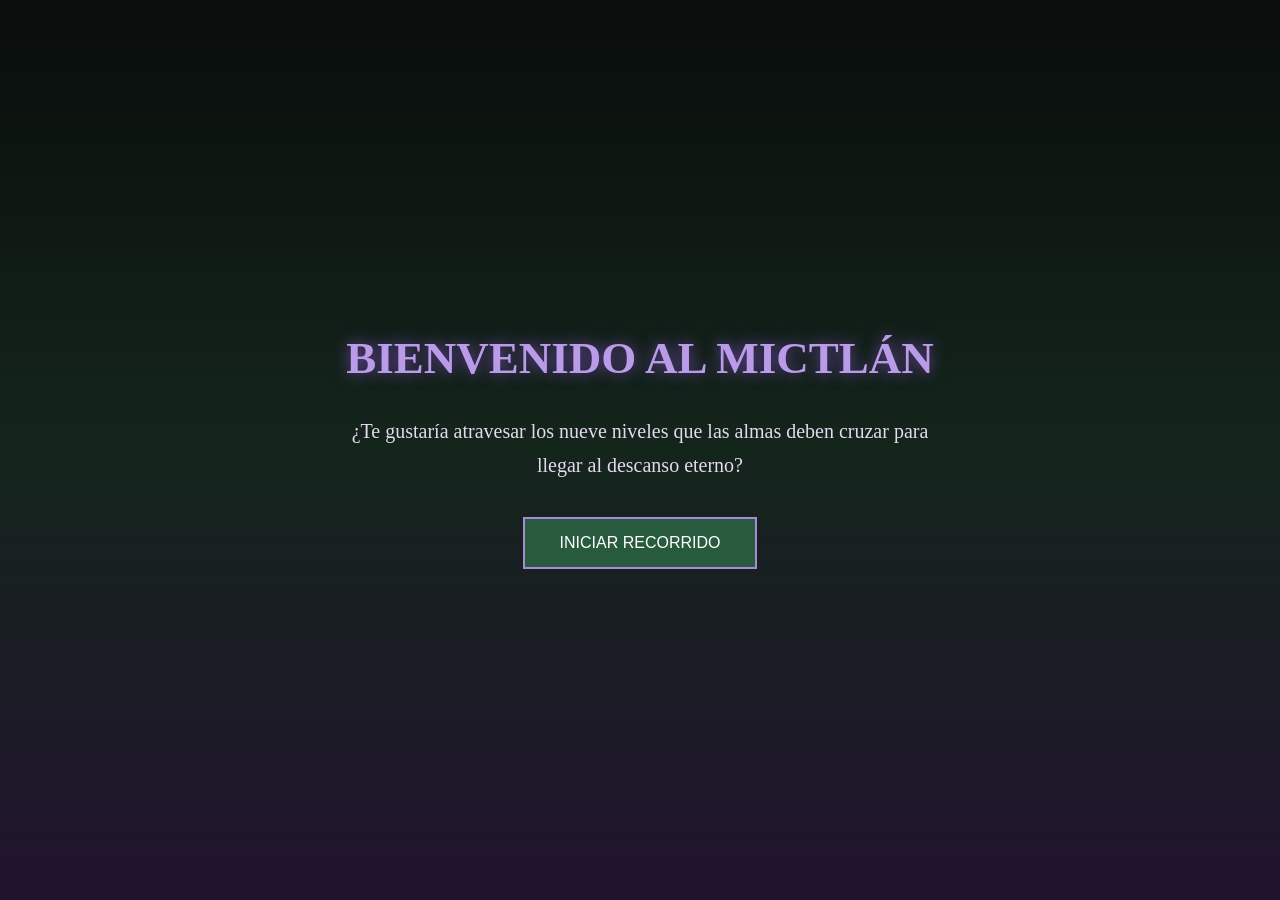
<file: index.html>
<!DOCTYPE html>
<html lang="es">

<head>
    <meta charset="UTF-8">
    <meta name="viewport" content="width=device-width, initial-scale=1.0">

    <title>Bienvenido al Mictlán</title>

    <link rel="stylesheet" href="style.css">
</head>

<body>

    <div class="bienvenida">

        <h1>BIENVENIDO AL MICTLÁN</h1>

        <p>
            ¿Te gustaría atravesar los nueve niveles
            que las almas deben cruzar para llegar
            al descanso eterno?
        </p>

        <button class="boton" onclick="iniciar()">
            INICIAR RECORRIDO
        </button>

    </div>

    <audio id="sonido" preload="auto">
        <source src="seleccion.mp3" type="audio/mpeg">
    </audio>

    <script>

        function iniciar() {

            let sonido = document.getElementById("sonido");

            sonido.currentTime = 0;

            sonido.onended = function() {
                window.location.href = "recorrido.html";
            };

            sonido.play().catch(function(error) {
                alert("No se pudo reproducir el sonido. Revisa que seleccion.mp3 esté en la carpeta.");
            });

        }

    </script>

</body>
</html>
</file>
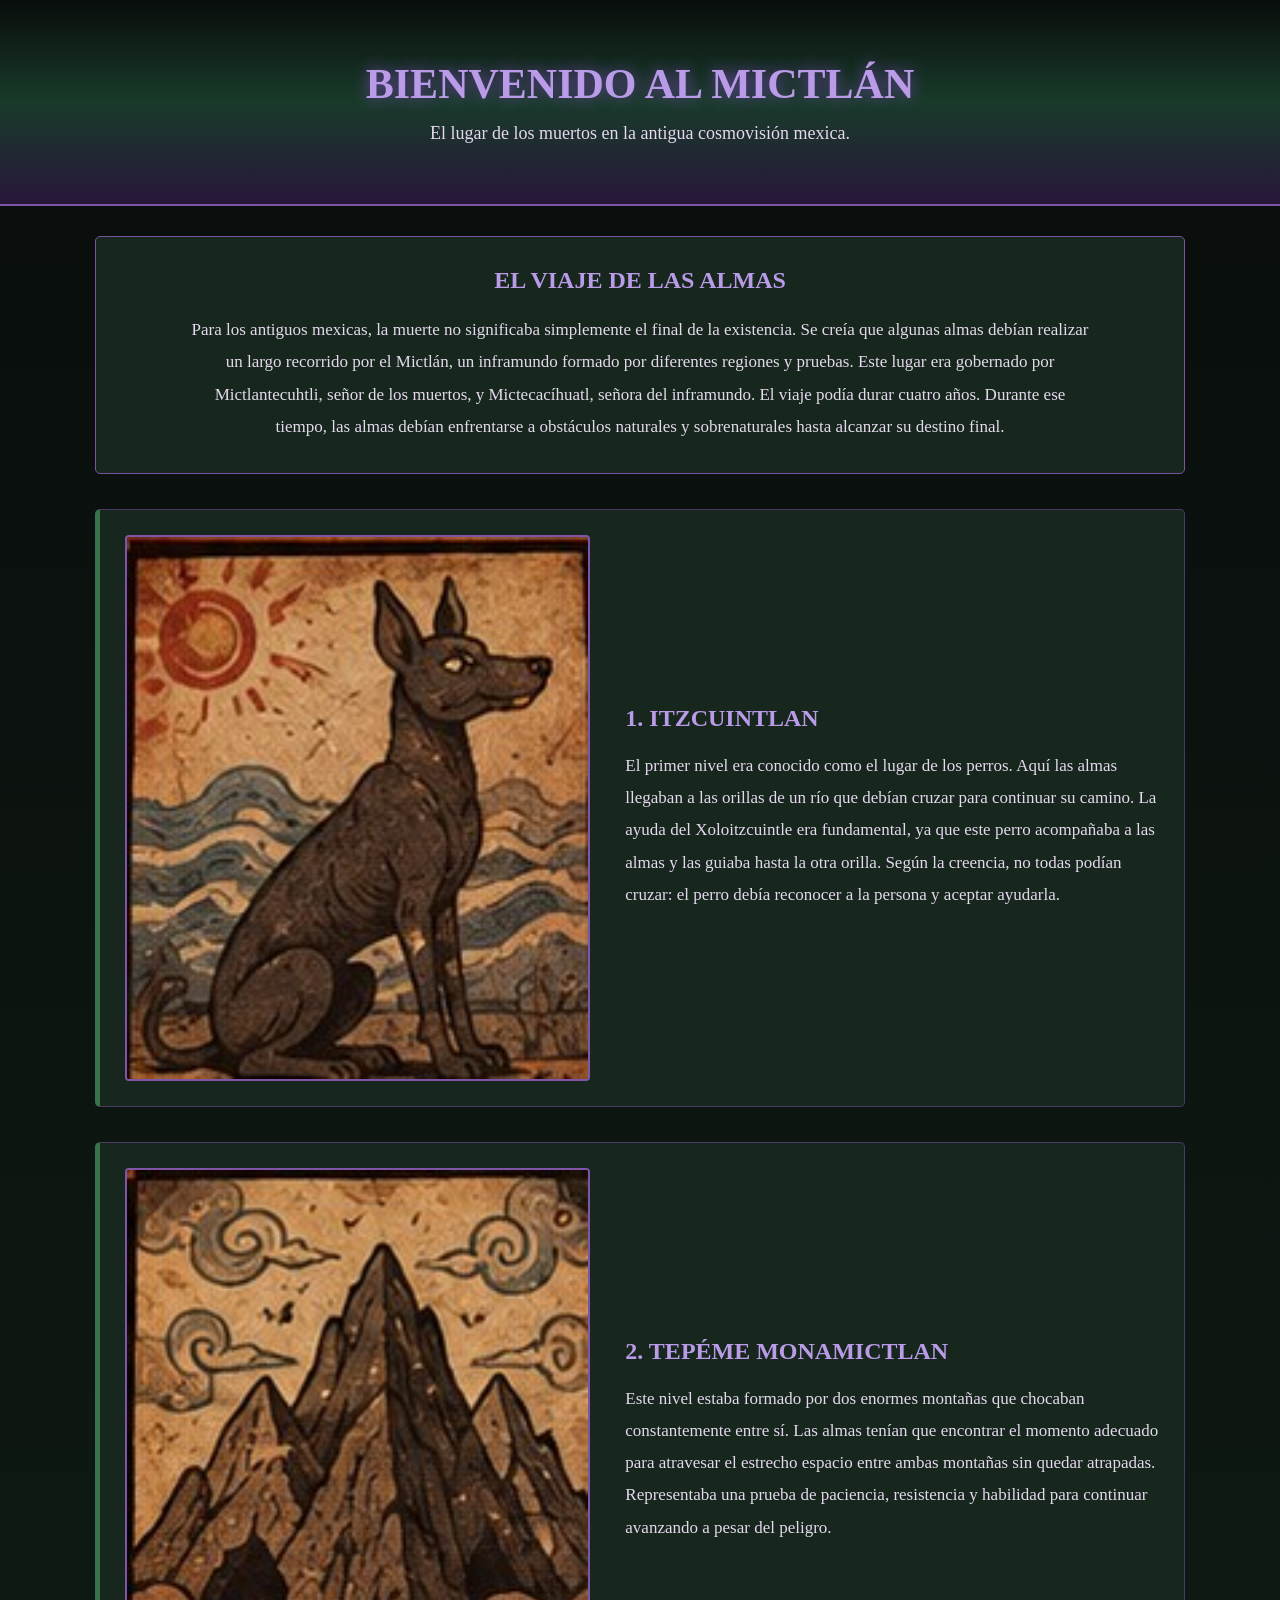
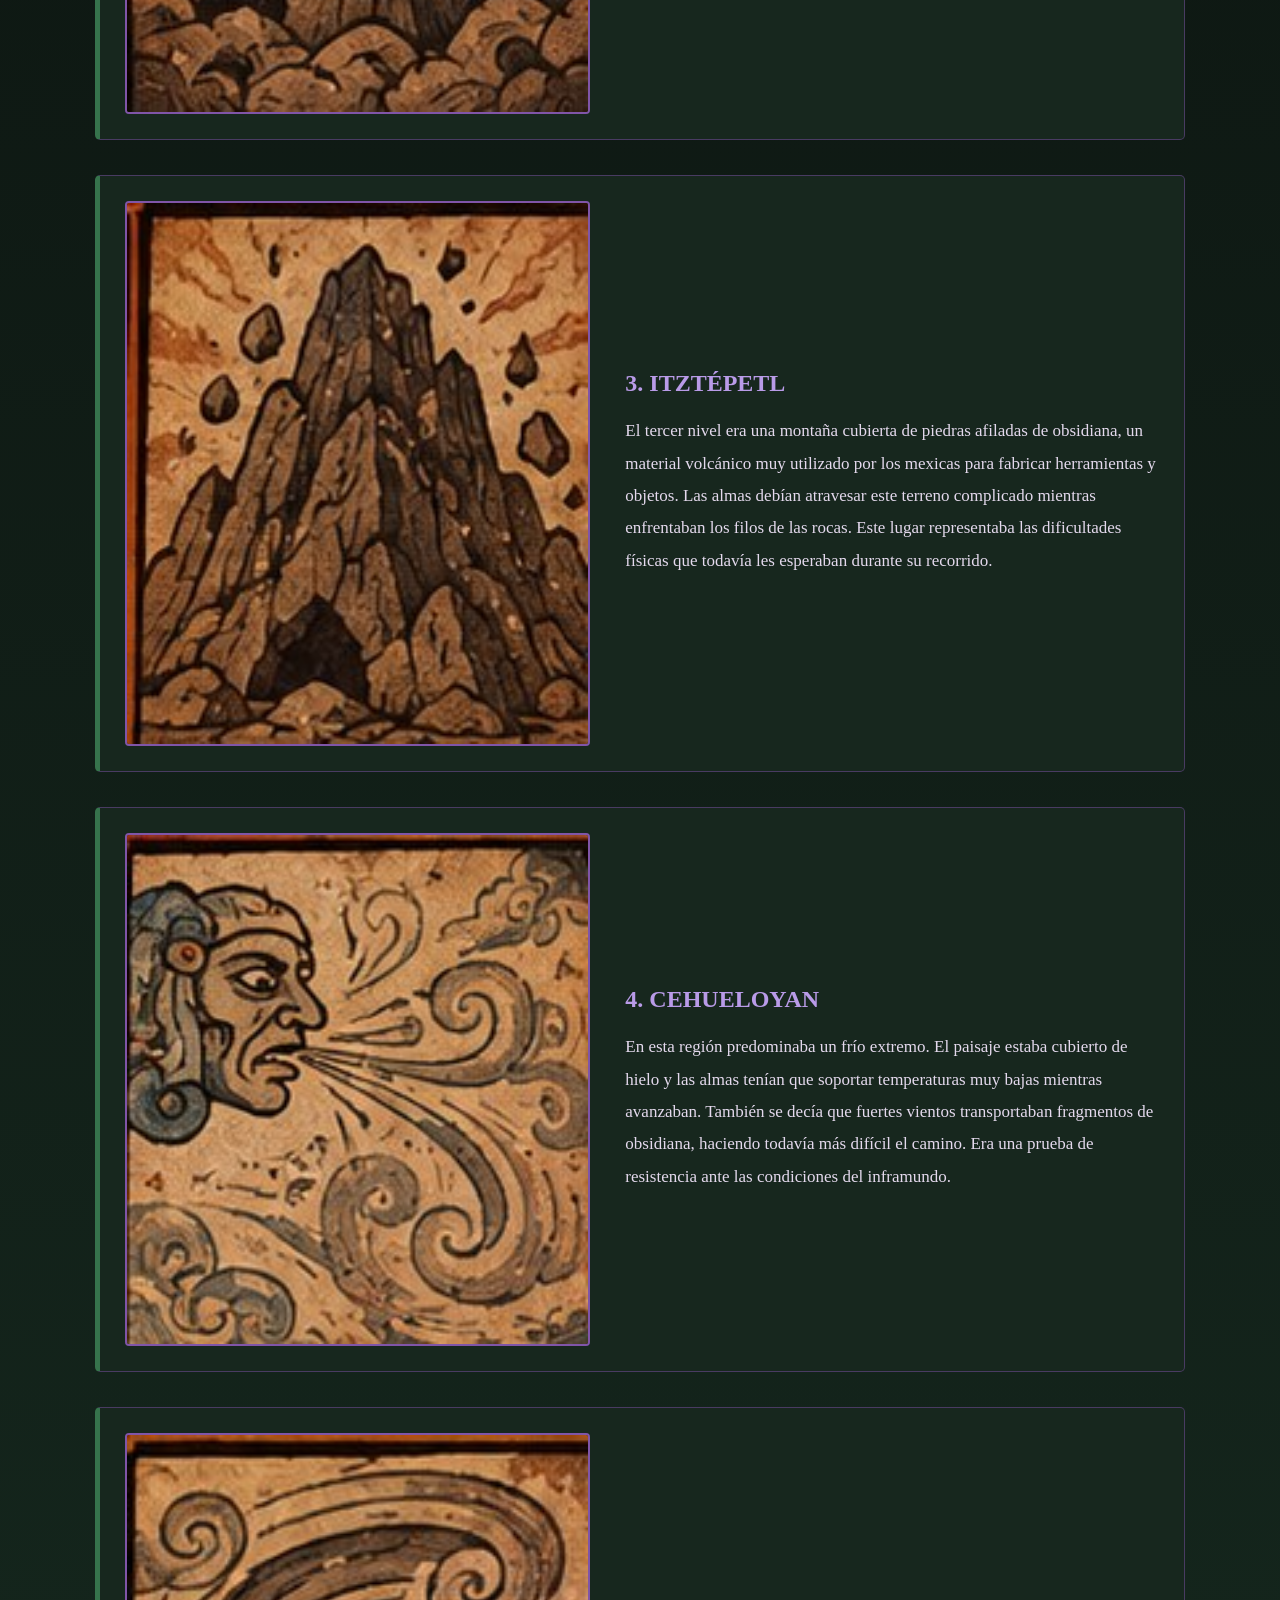
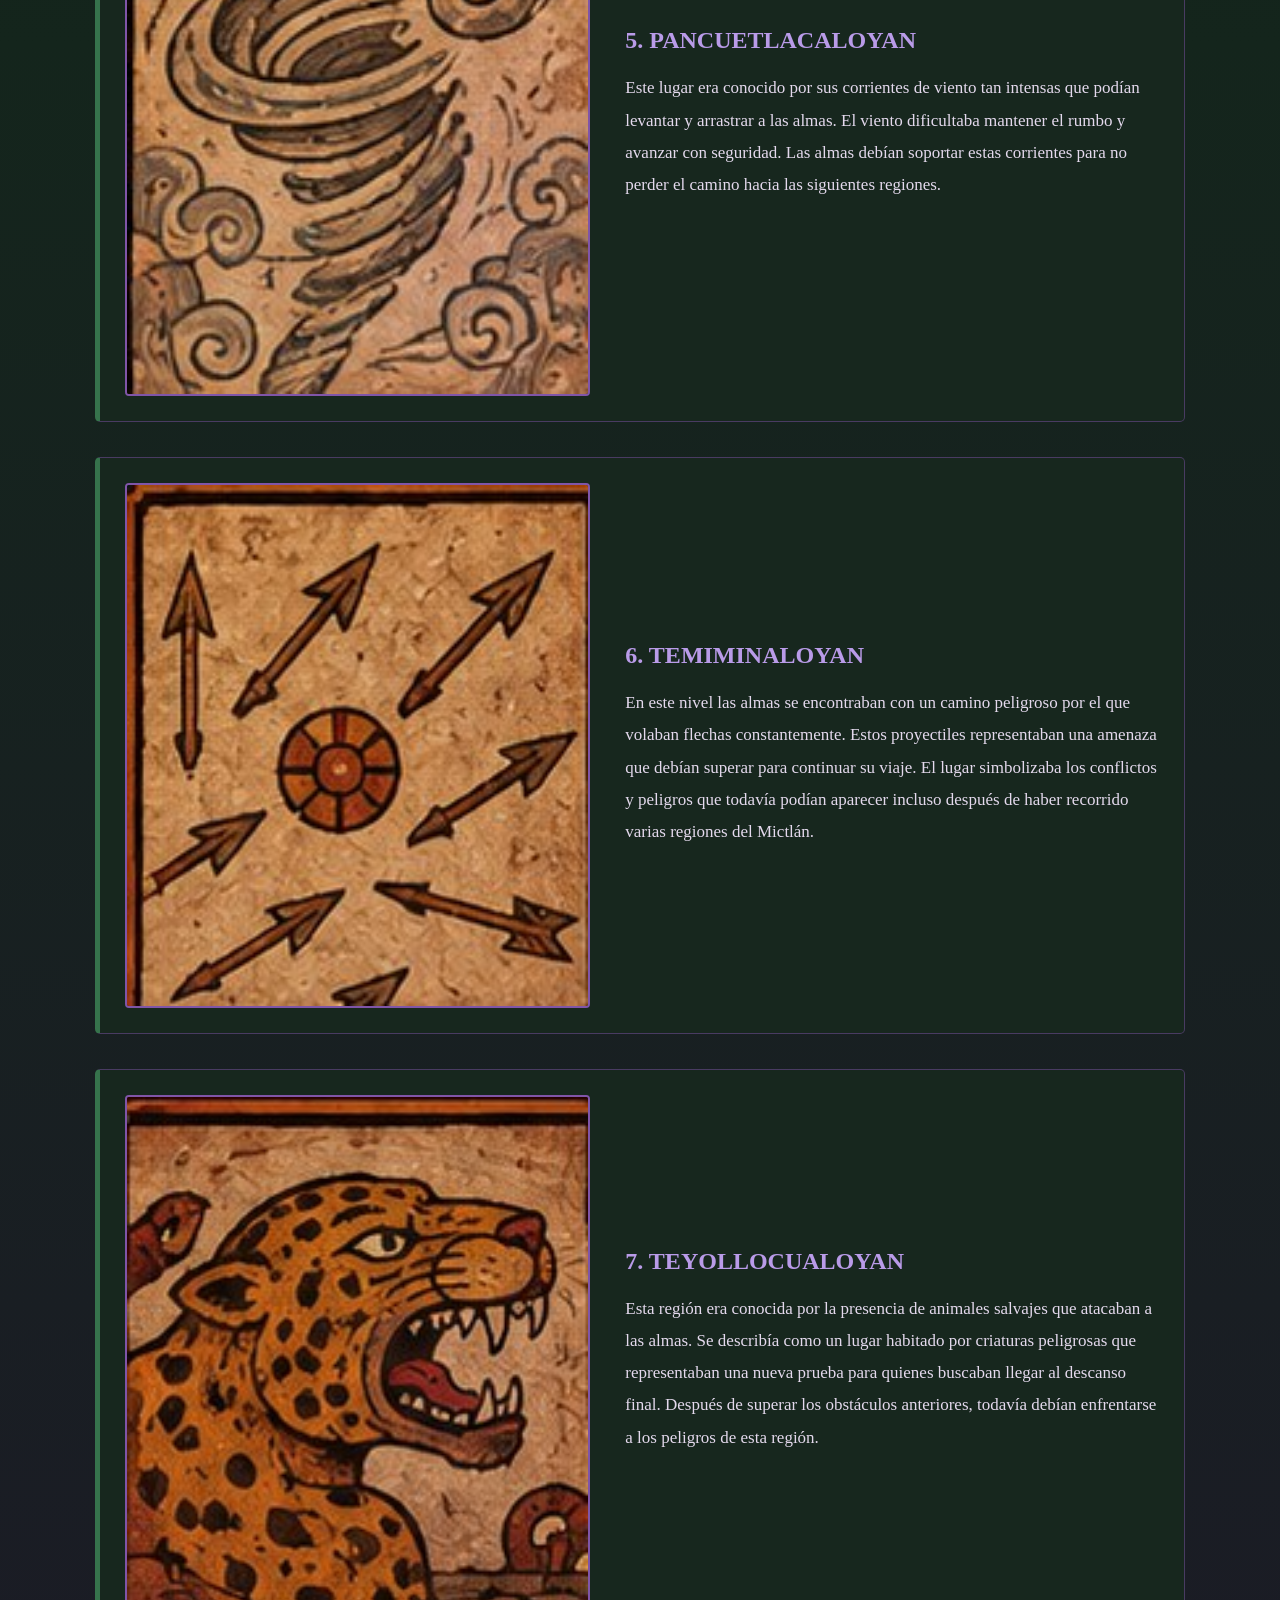
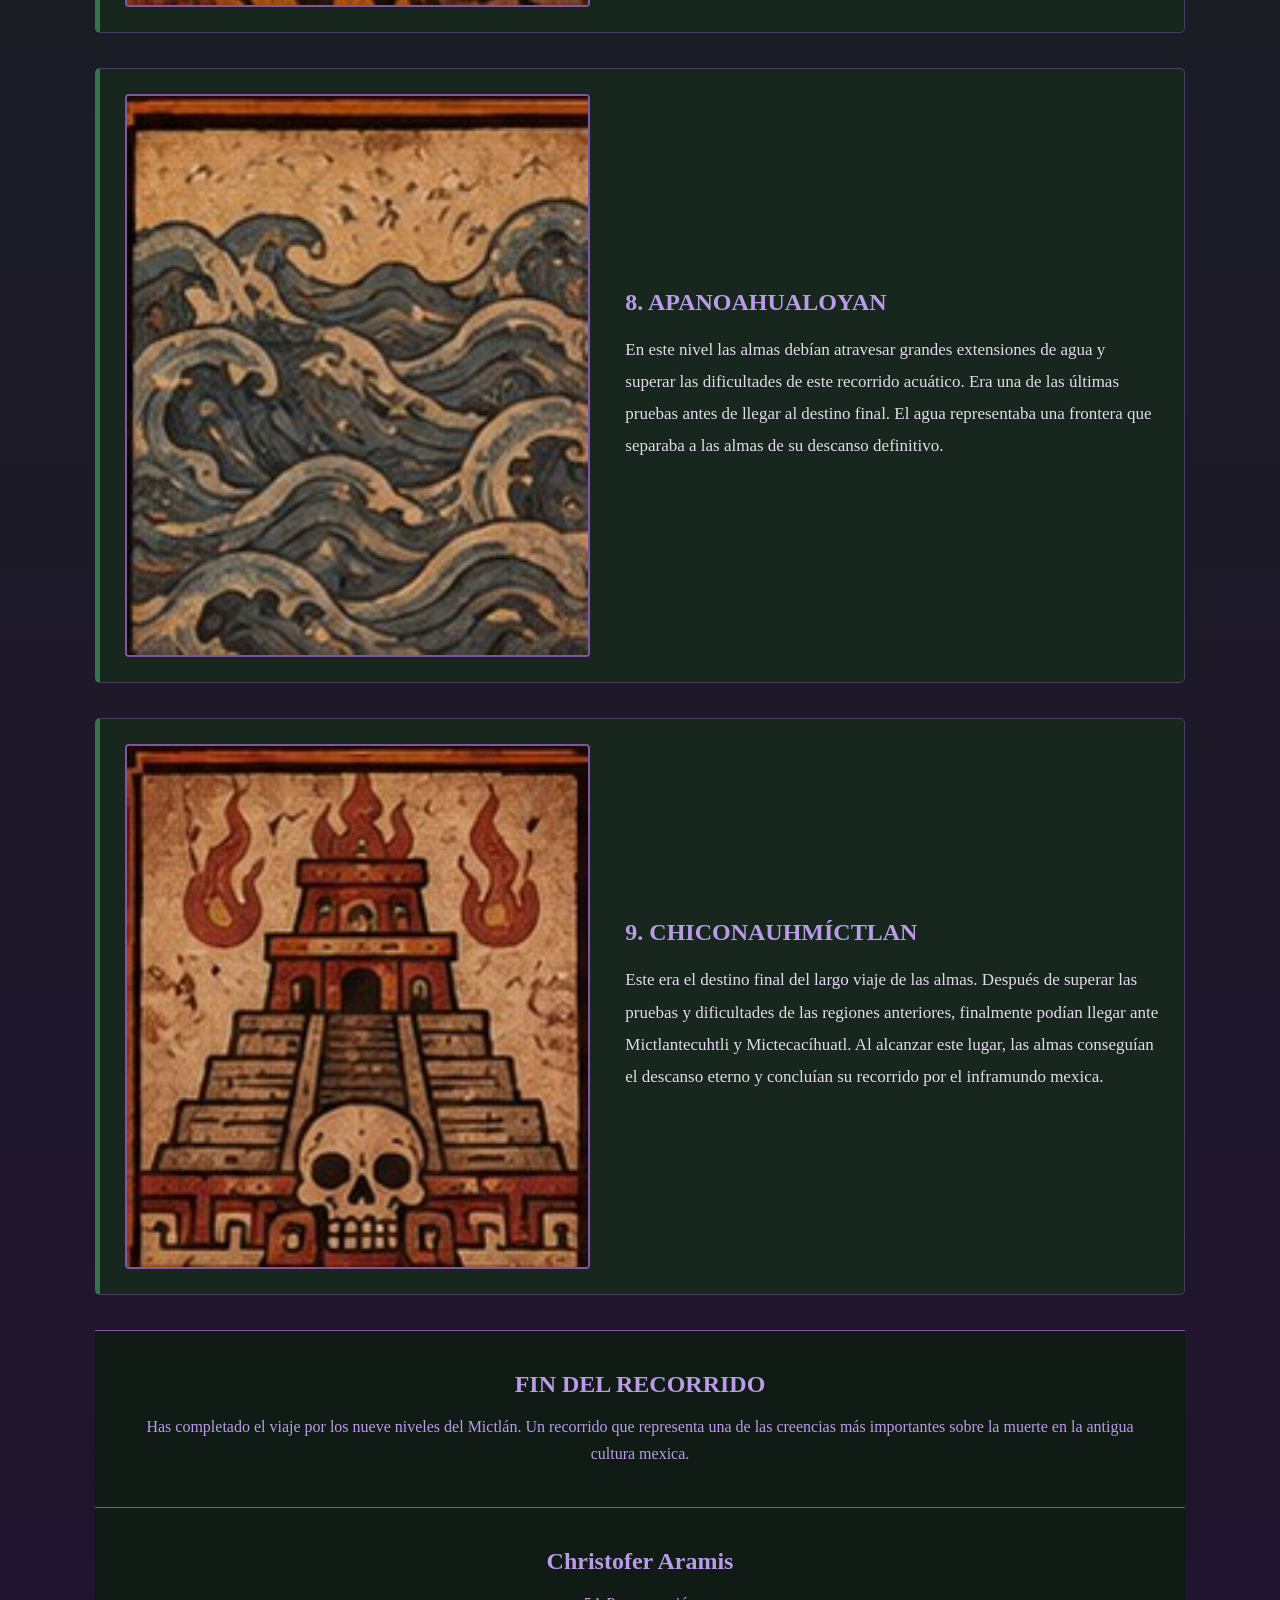
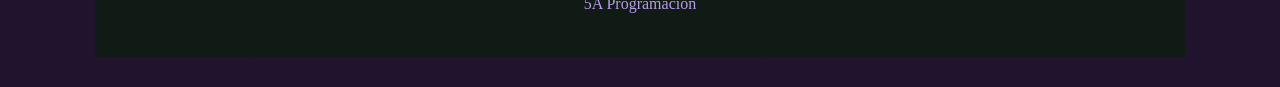
<file: recorrido.html>
<!DOCTYPE html>
<html lang="es">

<head>
    <meta charset="UTF-8">
    <meta name="viewport" content="width=device-width, initial-scale=1.0">

    <title>El Mictlán - Los nueve niveles</title>

    <link rel="stylesheet" href="style.css">
</head>

<body>

    <header class="encabezado">
        <h1>BIENVENIDO AL MICTLÁN</h1>

        <p>
            El lugar de los muertos en la antigua
            cosmovisión mexica.
        </p>
    </header>

    <main class="contenido">

        <section class="introduccion">
            <h2>EL VIAJE DE LAS ALMAS</h2>

            <p>
                Para los antiguos mexicas, la muerte no significaba
                simplemente el final de la existencia. Se creía que
                algunas almas debían realizar un largo recorrido por
                el Mictlán, un inframundo formado por diferentes
                regiones y pruebas.

                Este lugar era gobernado por Mictlantecuhtli,
                señor de los muertos, y Mictecacíhuatl,
                señora del inframundo.

                El viaje podía durar cuatro años. Durante ese tiempo,
                las almas debían enfrentarse a obstáculos naturales
                y sobrenaturales hasta alcanzar su destino final.
            </p>
        </section>

        <section class="nivel">

            <img src="img1.jpeg" alt="Xoloitzcuintle junto al río">

            <div class="informacion">
                <h2>1. ITZCUINTLAN</h2>

                <p>
                    El primer nivel era conocido como el lugar
                    de los perros. Aquí las almas llegaban a las
                    orillas de un río que debían cruzar para
                    continuar su camino.

                    La ayuda del Xoloitzcuintle era fundamental,
                    ya que este perro acompañaba a las almas y
                    las guiaba hasta la otra orilla. Según la
                    creencia, no todas podían cruzar: el perro
                    debía reconocer a la persona y aceptar ayudarla.
                </p>
            </div>

        </section>

        <section class="nivel">

            <img src="img2.jpeg" alt="Montañas que chocan">

            <div class="informacion">
                <h2>2. TEPÉME MONAMICTLAN</h2>

                <p>
                    Este nivel estaba formado por dos enormes
                    montañas que chocaban constantemente entre sí.

                    Las almas tenían que encontrar el momento
                    adecuado para atravesar el estrecho espacio
                    entre ambas montañas sin quedar atrapadas.
                    Representaba una prueba de paciencia,
                    resistencia y habilidad para continuar
                    avanzando a pesar del peligro.
                </p>
            </div>

        </section>

        <section class="nivel">

            <img src="img3.jpeg" alt="Montaña de obsidiana">

            <div class="informacion">
                <h2>3. ITZTÉPETL</h2>

                <p>
                    El tercer nivel era una montaña cubierta
                    de piedras afiladas de obsidiana, un material
                    volcánico muy utilizado por los mexicas para
                    fabricar herramientas y objetos.

                    Las almas debían atravesar este terreno
                    complicado mientras enfrentaban los filos
                    de las rocas. Este lugar representaba las
                    dificultades físicas que todavía les
                    esperaban durante su recorrido.
                </p>
            </div>

        </section>

        <section class="nivel">

            <img src="img4.jpeg" alt="Vientos fríos y obsidiana">

            <div class="informacion">
                <h2>4. CEHUELOYAN</h2>

                <p>
                    En esta región predominaba un frío extremo.
                    El paisaje estaba cubierto de hielo y las
                    almas tenían que soportar temperaturas
                    muy bajas mientras avanzaban.

                    También se decía que fuertes vientos
                    transportaban fragmentos de obsidiana,
                    haciendo todavía más difícil el camino.
                    Era una prueba de resistencia ante las
                    condiciones del inframundo.
                </p>
            </div>

        </section>

        <section class="nivel">

            <img src="img5.jpeg" alt="Fuertes corrientes de viento">

            <div class="informacion">
                <h2>5. PANCUETLACALOYAN</h2>

                <p>
                    Este lugar era conocido por sus corrientes
                    de viento tan intensas que podían levantar
                    y arrastrar a las almas.

                    El viento dificultaba mantener el rumbo
                    y avanzar con seguridad. Las almas debían
                    soportar estas corrientes para no perder
                    el camino hacia las siguientes regiones.
                </p>
            </div>

        </section>

        <section class="nivel">

            <img src="img6.jpeg" alt="Flechas en el camino">

            <div class="informacion">
                <h2>6. TEMIMINALOYAN</h2>

                <p>
                    En este nivel las almas se encontraban
                    con un camino peligroso por el que volaban
                    flechas constantemente.

                    Estos proyectiles representaban una amenaza
                    que debían superar para continuar su viaje.
                    El lugar simbolizaba los conflictos y
                    peligros que todavía podían aparecer
                    incluso después de haber recorrido
                    varias regiones del Mictlán.
                </p>
            </div>

        </section>

        <section class="nivel">

            <img src="img7.jpeg" alt="Fieras salvajes">

            <div class="informacion">
                <h2>7. TEYOLLOCUALOYAN</h2>

                <p>
                    Esta región era conocida por la presencia
                    de animales salvajes que atacaban a las almas.

                    Se describía como un lugar habitado por
                    criaturas peligrosas que representaban
                    una nueva prueba para quienes buscaban
                    llegar al descanso final.

                    Después de superar los obstáculos anteriores,
                    todavía debían enfrentarse a los peligros
                    de esta región.
                </p>
            </div>

        </section>

        <section class="nivel">

            <img src="img8.jpeg" alt="Aguas profundas">

            <div class="informacion">
                <h2>8. APANOAHUALOYAN</h2>

                <p>
                    En este nivel las almas debían atravesar
                    grandes extensiones de agua y superar
                    las dificultades de este recorrido acuático.

                    Era una de las últimas pruebas antes
                    de llegar al destino final. El agua
                    representaba una frontera que separaba
                    a las almas de su descanso definitivo.
                </p>
            </div>

        </section>

        <section class="nivel">

            <img src="img9.jpeg" alt="Destino final del Mictlán">

            <div class="informacion">
                <h2>9. CHICONAUHMÍCTLAN</h2>

                <p>
                    Este era el destino final del largo viaje
                    de las almas. Después de superar las pruebas
                    y dificultades de las regiones anteriores,
                    finalmente podían llegar ante Mictlantecuhtli
                    y Mictecacíhuatl.

                    Al alcanzar este lugar, las almas conseguían
                    el descanso eterno y concluían su recorrido
                    por el inframundo mexica.
                </p>
            </div>

        </section>

        <footer>
            <h2>FIN DEL RECORRIDO</h2>

            <p>
                Has completado el viaje por los nueve niveles
                del Mictlán. Un recorrido que representa una
                de las creencias más importantes sobre la muerte
                en la antigua cultura mexica.
            </p>
        </footer>

                <footer>
            <h2>Christofer Aramis</h2>
            <p>5A Programación</p>
        </footer>

    </main>

</body>
</html>
</file>
<file: style.css>
* {
    margin: 0;
    padding: 0;
    box-sizing: border-box;
}

body {
    background: linear-gradient(
        to bottom,
        #090d0b,
        #14251c,
        #21132e
    );
    color: #e4d9ed;
    font-family: Georgia, serif;
}

.bienvenida {
    min-height: 100vh;
    display: flex;
    flex-direction: column;
    justify-content: center;
    align-items: center;
    text-align: center;
    padding: 20px;
}

h1 {
    color: #b99be8;
    font-size: 45px;
    margin-bottom: 30px;
    text-shadow: 0 0 15px #7146a8;
}

.bienvenida p {
    font-size: 20px;
    max-width: 600px;
    line-height: 1.7;
    margin-bottom: 35px;
}

.boton {
    background: #285b3d;
    color: white;
    padding: 15px 35px;
    border: 2px solid #a98ad6;
    text-decoration: none;
    font-size: 16px;
    cursor: pointer;
    transition: 0.3s;
}

.boton:hover {
    background: #65418b;
    box-shadow: 0 0 20px #9872c7;
    transform: scale(1.05);
}

.encabezado {
    text-align: center;
    padding: 60px 20px;
    background: linear-gradient(
        #090d0b,
        #193b2a,
        #28163a
    );
    border-bottom: 2px solid #8055a8;
}

.encabezado h1 {
    color: #b99be8;
    font-size: 42px;
    margin-bottom: 15px;
}

.encabezado p {
    font-size: 18px;
}

.contenido {
    max-width: 1150px;
    margin: auto;
    padding: 30px;
}

.introduccion {
    text-align: center;
    padding: 30px;
    margin-bottom: 35px;
    background: #17271e;
    border: 1px solid #7955a0;
    border-radius: 5px;
}

.introduccion h2 {
    color: #b99be8;
    margin-bottom: 20px;
}

.introduccion p {
    line-height: 1.9;
    font-size: 17px;
    max-width: 900px;
    margin: auto;
}

.nivel {
    display: flex;
    align-items: center;
    gap: 35px;
    margin-bottom: 35px;
    padding: 25px;
    background: #17271e;
    border: 1px solid #493b62;
    border-left: 5px solid #36734c;
    border-radius: 5px;
    transition: 0.3s;
}

.nivel:hover {
    border-color: #a98ad6;
    box-shadow: 0 0 15px #493b62;
}

.nivel img {
    width: 45%;
    max-width: 480px;
    height: auto;
    object-fit: contain;
    display: block;
    border: 2px solid #8055a8;
    border-radius: 4px;
}

.informacion {
    flex: 1;
}

.informacion h2 {
    color: #b99be8;
    margin-bottom: 18px;
    font-size: 24px;
}

.informacion p {
    font-size: 17px;
    line-height: 1.9;
}

footer {
    text-align: center;
    padding: 40px;
    color: #b99be8;
    border-top: 1px solid #8055a8;
    background: #101b15;
}

footer h2 {
    margin-bottom: 15px;
}

footer p {
    line-height: 1.7;
}

@media (max-width: 700px) {
    .nivel {
        flex-direction: column;
        text-align: center;
    }

    .nivel img {
        width: 100%;
        max-width: 100%;
        height: auto;
    }

    .encabezado h1 {
        font-size: 30px;
    }

    .contenido {
        padding: 15px;
    }
}
</file>
